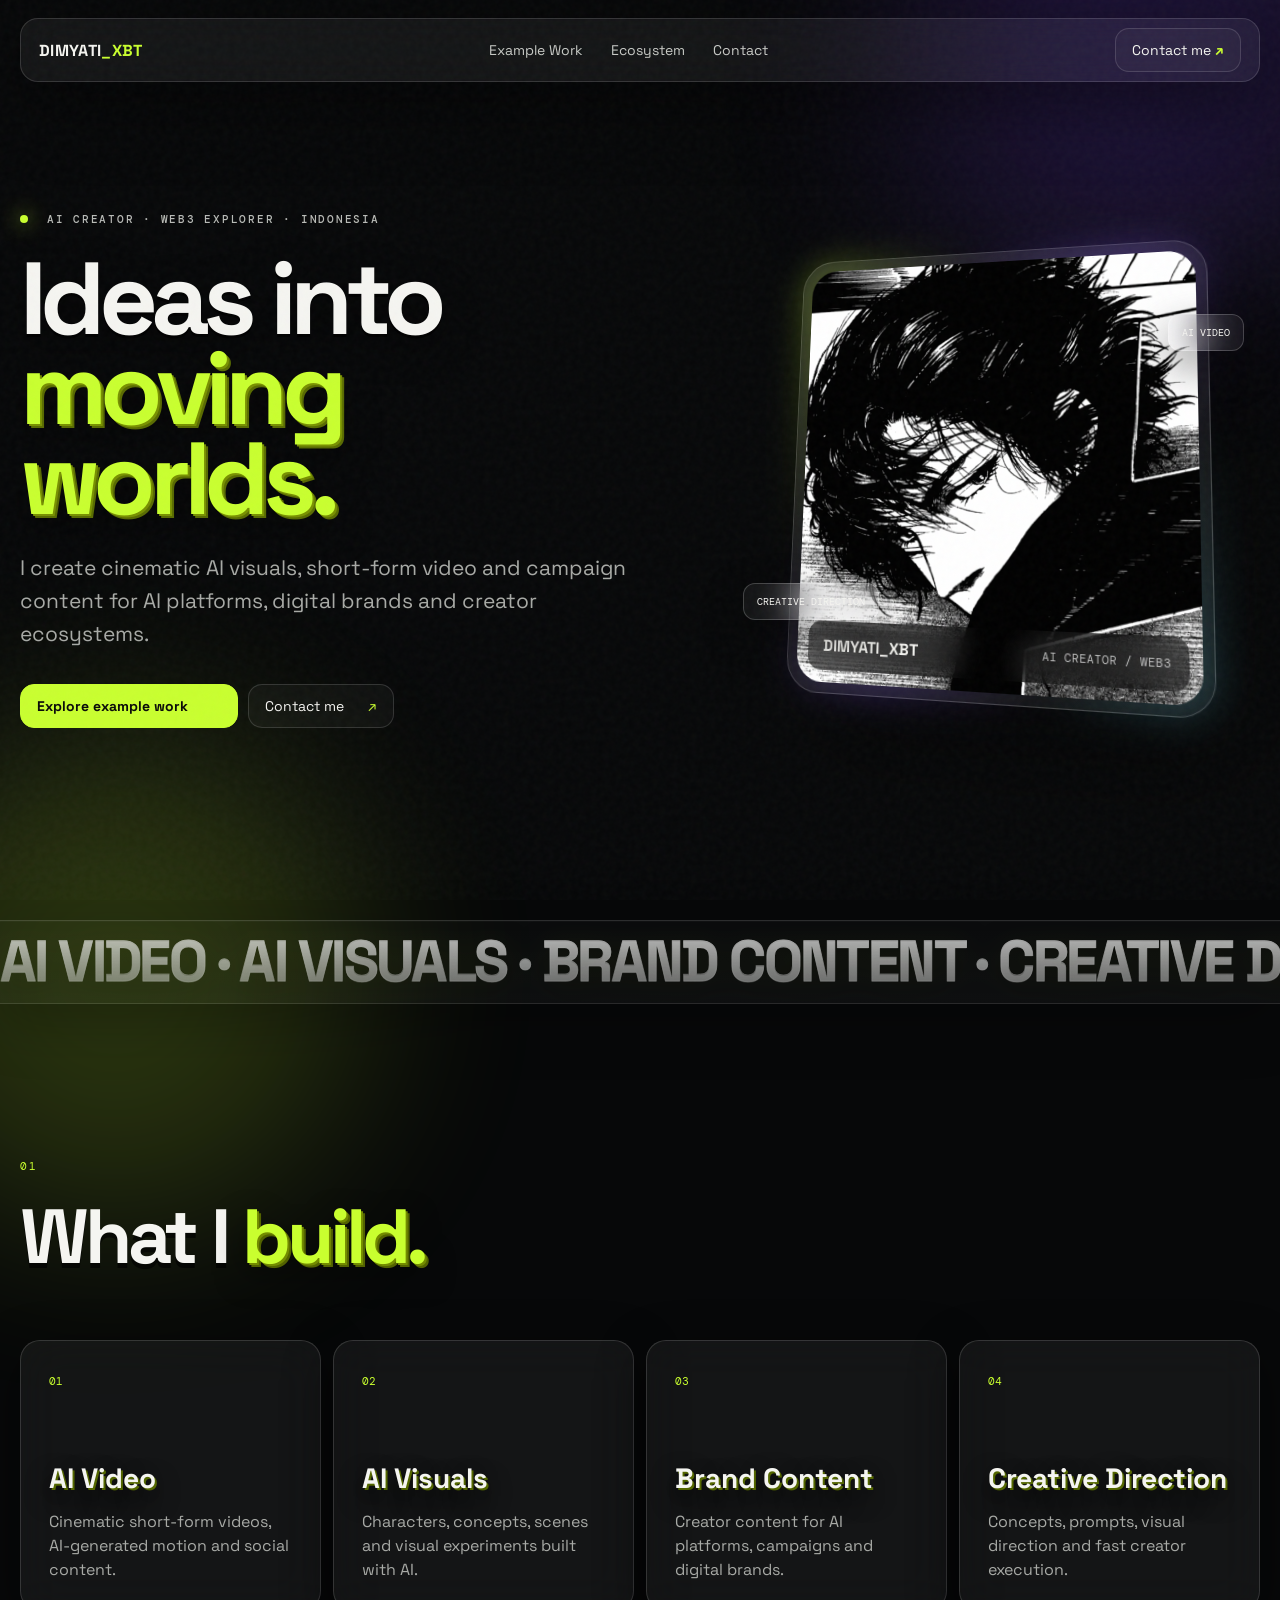
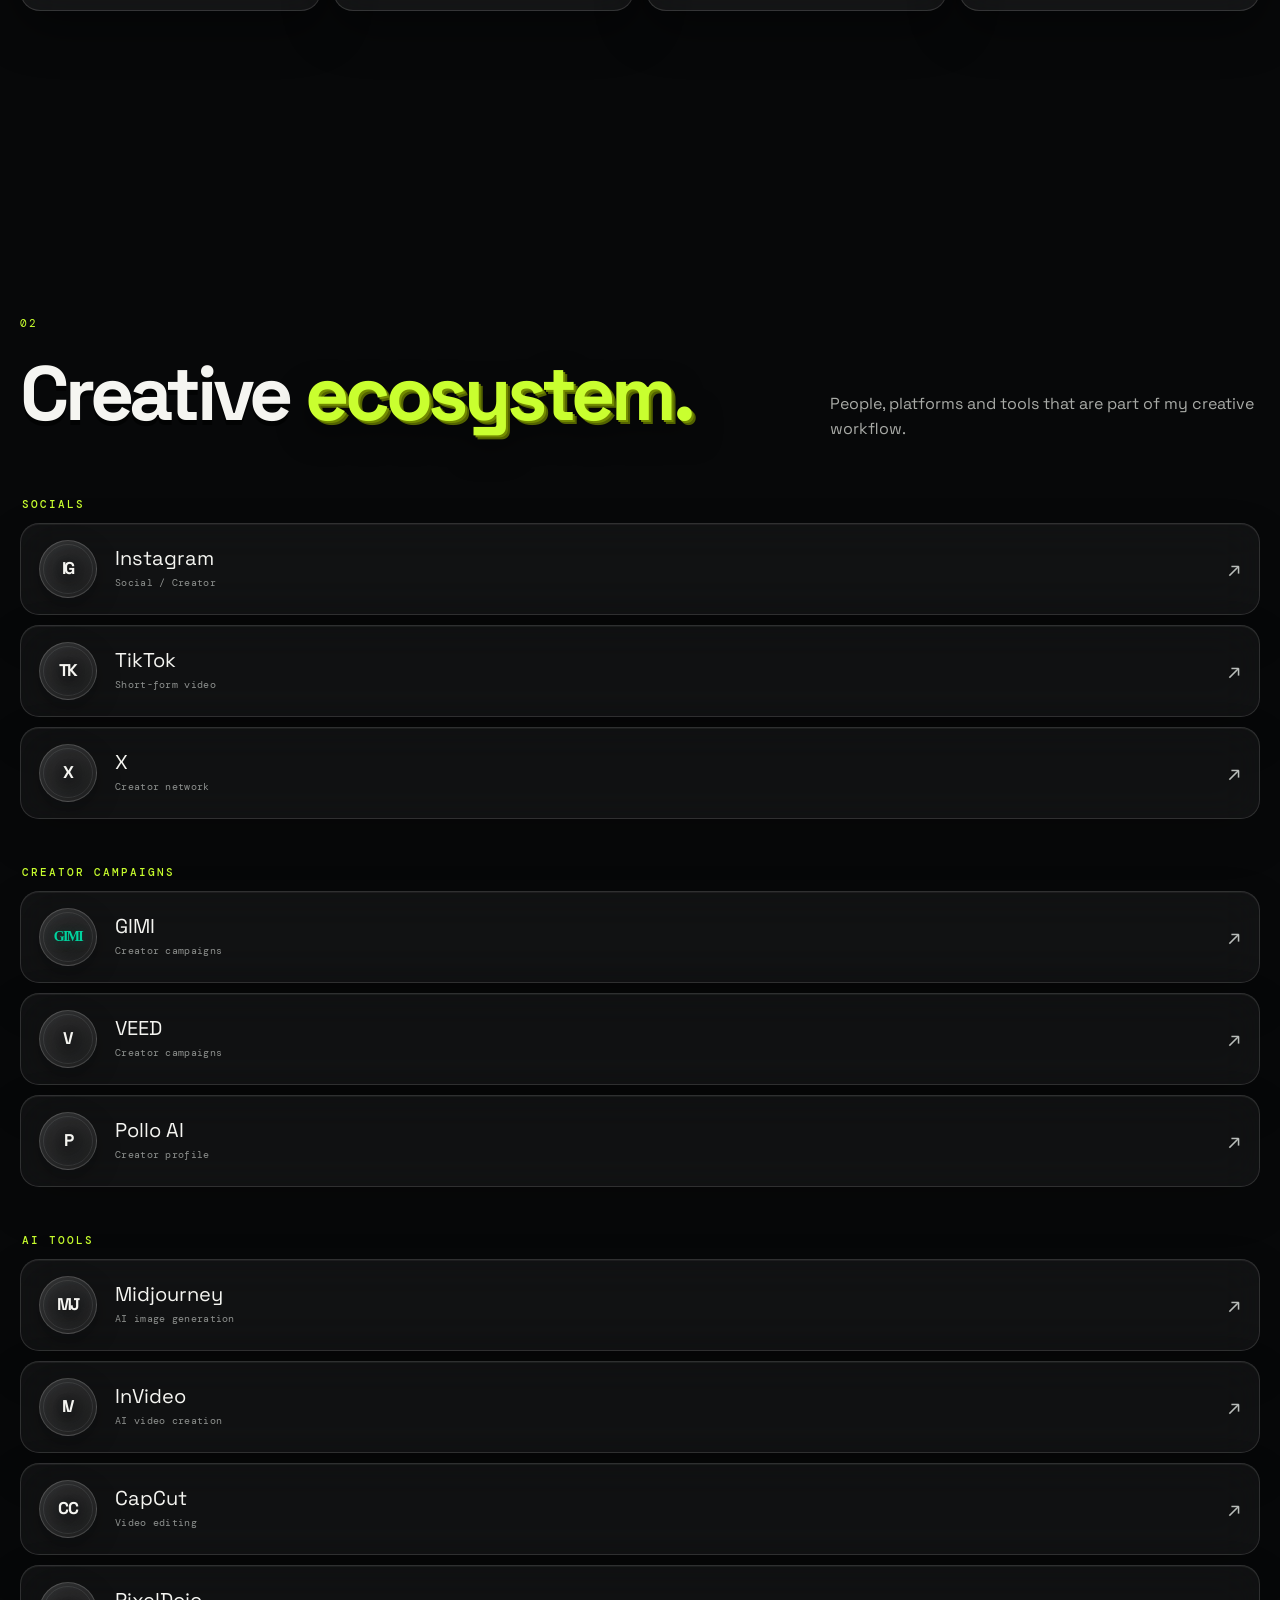
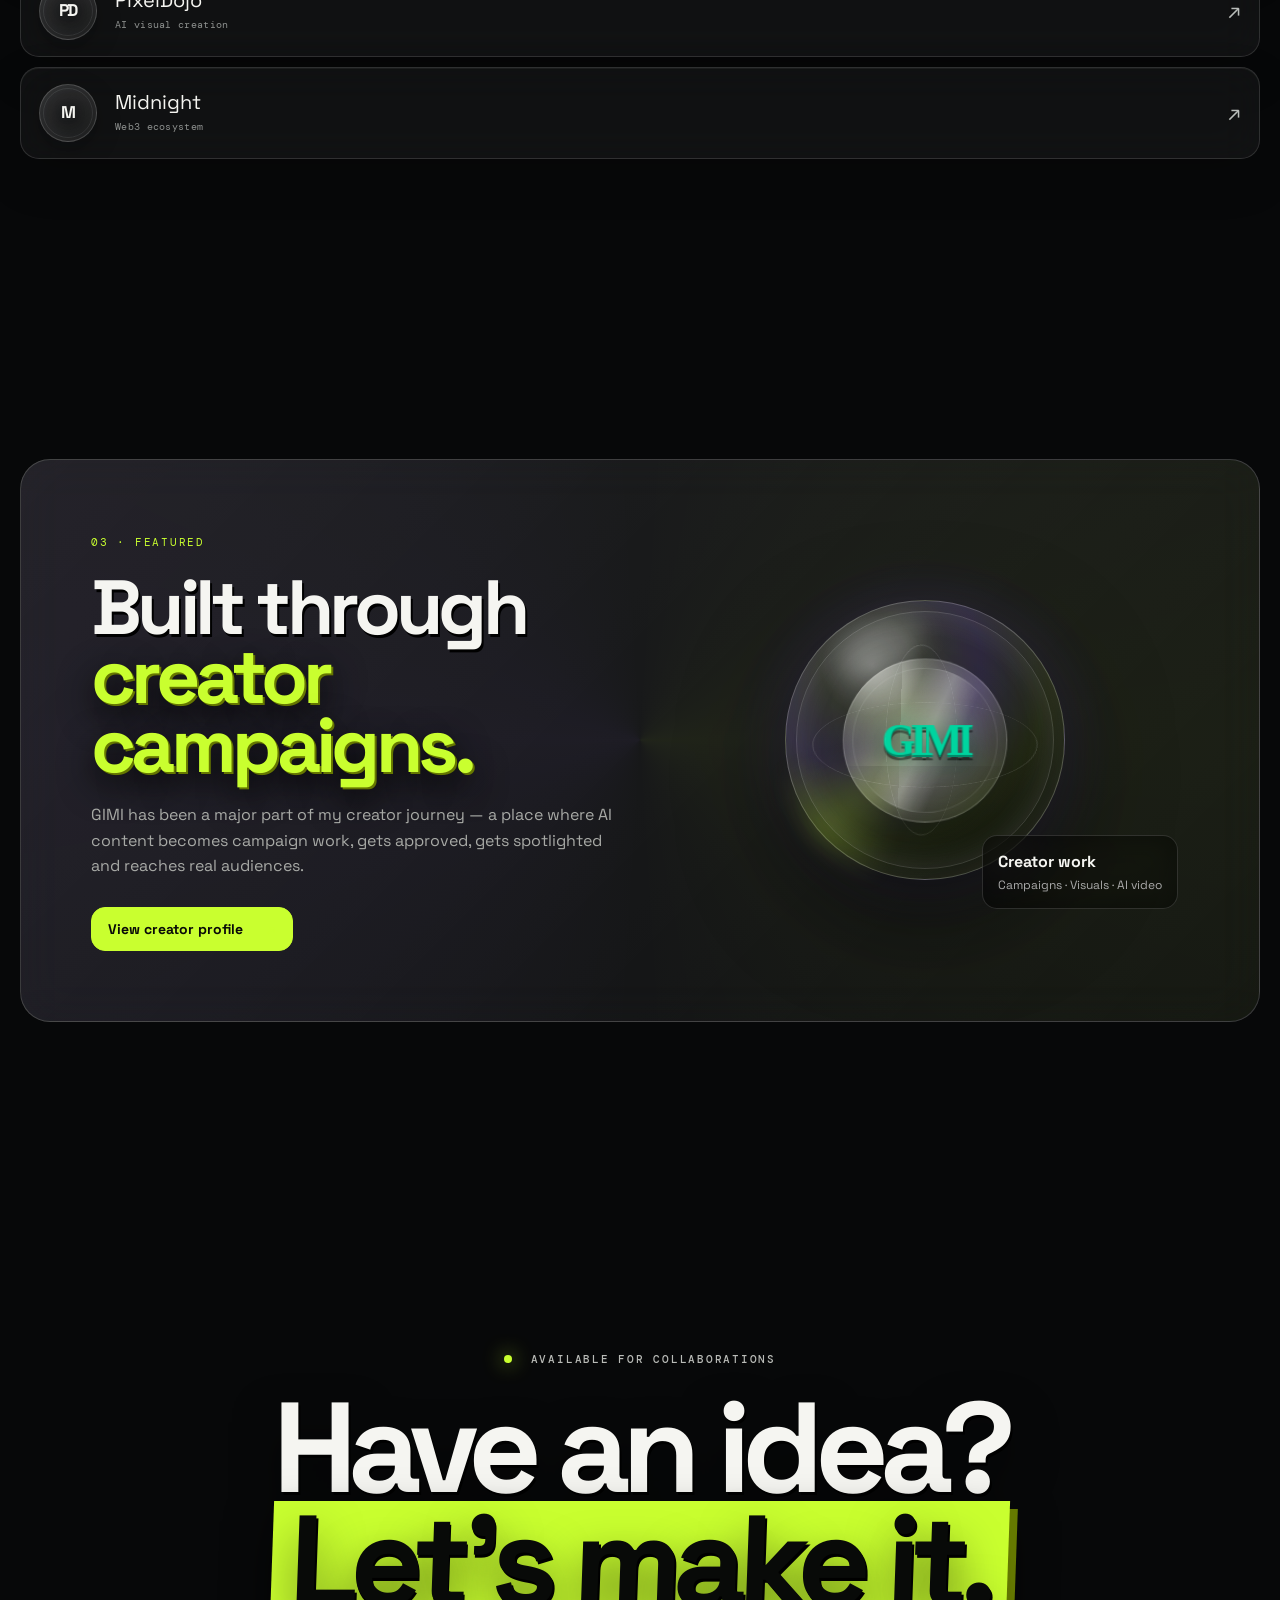
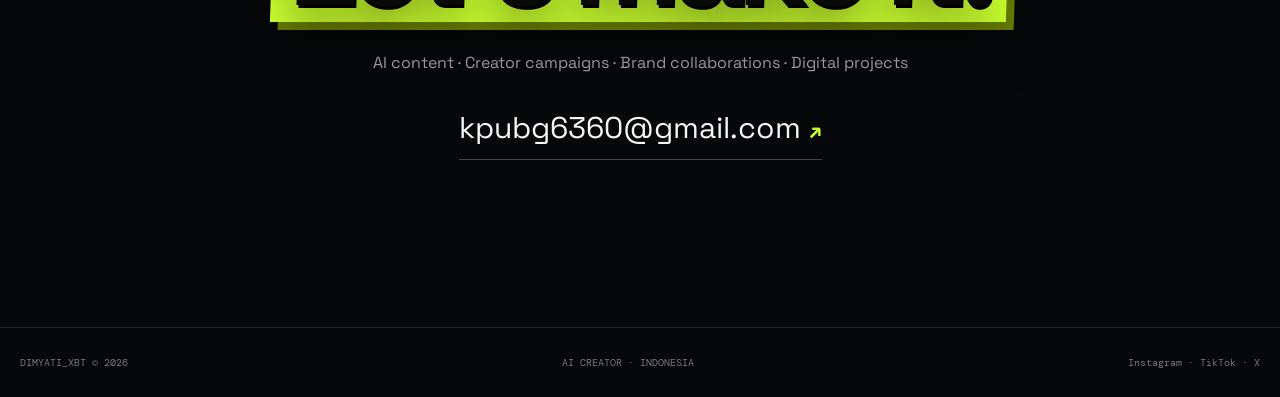
<file: index.html>
<!doctype html>
<html lang="en">
<head>
<meta charset="utf-8">
<meta name="viewport" content="width=device-width,initial-scale=1,viewport-fit=cover">
<meta name="theme-color" content="#070809">
<meta name="description" content="DIMYATI_XBT — AI creator portfolio, campaign work, visual experiments and creative direction.">
<title>DIMYATI_XBT — AI Creator</title>
<link rel="preconnect" href="https://fonts.googleapis.com">
<link rel="preconnect" href="https://fonts.gstatic.com" crossorigin>
<link href="https://fonts.googleapis.com/css2?family=DM+Mono:wght@400;500&family=Space+Grotesk:wght@400;500;600;700&display=swap" rel="stylesheet">
<link rel="stylesheet" href="style.css">
</head>
<body data-page="home">
<div class="noise"></div><div class="orb orb-a"></div><div class="orb orb-b"></div><div class="scroll-progress"></div>
<header class="nav glass">
  <a class="brand" href="index.html">DIMYATI<span>_XBT</span></a>
  <nav><a href="work.html">Example Work</a><a href="#ecosystem">Ecosystem</a><a href="#contact">Contact</a></nav>
  <a class="nav-cta magnetic" href="mailto:kpubg6360@gmail.com">Contact me <b>↗</b></a>
</header>
<main id="top">
<section class="hero section">
  <div class="hero-copy reveal">
    <div class="eyebrow"><i></i> AI CREATOR · WEB3 EXPLORER · INDONESIA</div>
    <h1 class="hero-title">Ideas into<br><span>moving worlds.</span></h1>
    <p>I create cinematic AI visuals, short-form video and campaign content for AI platforms, digital brands and creator ecosystems.</p>
    <div class="hero-actions"><a class="button primary magnetic" href="work.html">Explore example work <span>↘</span></a><a class="button magnetic" href="mailto:kpubg6360@gmail.com">Contact me <span>↗</span></a></div>
  </div>
  <div class="profile-wrap reveal">
    <div class="profile-card glass-3d tilt3d"><img src="profile.jpeg" alt="Dimyati_XBT profile visual"><div class="profile-meta"><strong>DIMYATI_XBT</strong><small>AI CREATOR / WEB3</small></div></div>
    <div class="floating-chip chip-1">AI VIDEO</div><div class="floating-chip chip-2">CREATIVE DIRECTION</div>
  </div>
</section>
<section class="ticker"><div>AI VIDEO · AI VISUALS · BRAND CONTENT · CREATIVE DIRECTION · AI VIDEO · AI VISUALS · BRAND CONTENT · CREATIVE DIRECTION ·</div></section>
<section class="section capabilities">
  <div class="section-head reveal"><div><span class="index">01</span><h2>What I <span>build.</span></h2></div></div>
  <div class="cap-grid">
    <article class="cap glass reveal"><span>01</span><h3>AI Video</h3><p>Cinematic short-form videos, AI-generated motion and social content.</p></article>
    <article class="cap glass reveal"><span>02</span><h3>AI Visuals</h3><p>Characters, concepts, scenes and visual experiments built with AI.</p></article>
    <article class="cap glass reveal"><span>03</span><h3>Brand Content</h3><p>Creator content for AI platforms, campaigns and digital brands.</p></article>
    <article class="cap glass reveal"><span>04</span><h3>Creative Direction</h3><p>Concepts, prompts, visual direction and fast creator execution.</p></article>
  </div>
</section>
<section id="ecosystem" class="section ecosystem">
  <div class="section-head reveal"><div><span class="index">02</span><h2>Creative <span>ecosystem.</span></h2></div><p>People, platforms and tools that are part of my creative workflow.</p></div>
  <div class="ecosystem-groups">
    <div class="eco-group reveal"><div class="eco-label">SOCIALS</div><div class="logo-stack" id="socialStack"></div></div>
    <div class="eco-group reveal"><div class="eco-label">CREATOR CAMPAIGNS</div><div class="logo-stack" id="campaignStack"></div></div>
    <div class="eco-group reveal"><div class="eco-label">AI TOOLS</div><div class="logo-stack" id="toolsStack"></div></div>
  </div>
</section>
<section class="section gimi-case">
  <div class="case-card glass-3d reveal">
    <div class="case-copy"><span class="index">03 · FEATURED</span><h2>Built through<br><em>creator campaigns.</em></h2><p>GIMI has been a major part of my creator journey — a place where AI content becomes campaign work, gets approved, gets spotlighted and reaches real audiences.</p><a class="button primary magnetic" href="https://app.gimi.co/en/sign-up?code=RI-RFS6XE6YV4DF" target="_blank" rel="noopener">View creator profile <span>↗</span></a></div>
    <div class="case-art"><div class="gimi-orb tilt3d" id="gimiOrb" aria-label="GIMI creator campaign"><div class="gimi-ring ring-a"></div><div class="gimi-ring ring-b"></div><div class="gimi-glow"></div><div class="gimi-logo-plane" aria-label="GIMI"><span class="gimi-wordmark" aria-hidden="true">GIMI</span></div><div class="gimi-reflection"></div></div><div class="mini-stat"><b>Creator work</b><span>Campaigns · Visuals · AI video</span></div></div>
  </div>
</section>
<section id="contact" class="section contact reveal"><div class="eyebrow"><i></i> AVAILABLE FOR COLLABORATIONS</div><h2>Have an idea?<br><span>Let’s make it.</span></h2><p>AI content · Creator campaigns · Brand collaborations · Digital projects</p><a class="email-link magnetic" href="mailto:kpubg6360@gmail.com">kpubg6360@gmail.com <b>↗</b></a></section>
</main>
<footer><div>DIMYATI_XBT © 2026</div><div>AI CREATOR · INDONESIA</div><div><a href="https://www.instagram.com/dimyati_xbt/" target="_blank" rel="noopener">Instagram</a> · <a href="https://www.tiktok.com/@gokuret777" target="_blank" rel="noopener">TikTok</a> · <a href="https://x.com/PredatorCuan" target="_blank" rel="noopener">X</a></div></footer>
<script src="script.js"></script>
</body></html>
</file>
<file: style.css>
:root{--bg:#070809;--panel:rgba(255,255,255,.055);--line:rgba(255,255,255,.14);--text:#f5f5f1;--muted:#a8aaa6;--violet:#8a5cff;--lime:#c9ff2f;--cyan:#70e7ff;--max:1240px}
*{box-sizing:border-box}html{scroll-behavior:auto;overflow-anchor:none}body{margin:0;background:var(--bg);color:var(--text);font-family:'Space Grotesk',sans-serif;overflow-x:hidden;overflow-anchor:none}a{color:inherit;text-decoration:none}button{font:inherit}.noise{position:fixed;inset:0;pointer-events:none;opacity:.035;z-index:80;background-image:url("data:image/svg+xml,%3Csvg viewBox='0 0 180 180' xmlns='http://www.w3.org/2000/svg'%3E%3Cfilter id='n'%3E%3CfeTurbulence type='fractalNoise' baseFrequency='.8' numOctaves='3' stitchTiles='stitch'/%3E%3C/filter%3E%3Crect width='100%25' height='100%25' filter='url(%23n)'/%3E%3C/svg%3E")}.orb{position:fixed;width:38vw;height:38vw;border-radius:50%;filter:blur(100px);opacity:.18;pointer-events:none;z-index:-1}.orb-a{background:#7d42ff;top:-15vw;right:-8vw;animation:orbFloat 13s ease-in-out infinite}.orb-b{background:#c9ff2f;bottom:-25vw;left:-10vw;animation:orbFloat 17s ease-in-out infinite reverse}.glass{background:var(--panel);border:1px solid var(--line);backdrop-filter:blur(22px);-webkit-backdrop-filter:blur(22px)}.glass-3d{background:linear-gradient(135deg,rgba(255,255,255,.10),rgba(255,255,255,.035));border:1px solid rgba(255,255,255,.18);backdrop-filter:blur(24px);-webkit-backdrop-filter:blur(24px)}.scroll-progress{position:fixed;left:0;top:0;width:0;height:2px;background:linear-gradient(90deg,var(--lime),var(--cyan),var(--violet));z-index:100;box-shadow:0 0 18px #c9ff2f80}.nav{position:fixed;top:18px;left:50%;transform:translateX(-50%);width:min(calc(100% - 32px),var(--max));height:64px;border-radius:18px;display:flex;align-items:center;justify-content:space-between;padding:0 18px;z-index:70;box-shadow:0 20px 70px #0008}.brand{font-weight:700;letter-spacing:.02em}.brand span{color:var(--lime)}nav{display:flex;gap:28px;color:#c8cac6;font-size:14px}nav a{transition:.25s}nav a:hover{color:var(--lime);transform:translateY(-1px)}.nav-cta,.button{border:1px solid var(--line);border-radius:14px;padding:12px 16px;font-size:14px;background:rgba(255,255,255,.035);transition:transform .3s,border-color .3s,background .3s,box-shadow .3s}.nav-cta:hover,.button:hover{border-color:#c9ff2f66;box-shadow:0 12px 40px #c9ff2f12}.nav-cta b,.button span,.email-link b{color:var(--lime)}.section{width:min(calc(100% - 40px),var(--max));margin:auto;padding:150px 0}.hero{min-height:100vh;display:grid;grid-template-columns:1.08fr .92fr;align-items:center;gap:70px;padding-top:170px;position:relative}.hero-copy{position:relative;z-index:5}.eyebrow{font:500 11px/1.3 'DM Mono',monospace;letter-spacing:.16em;color:#b9bbb7}.eyebrow i{display:inline-block;width:8px;height:8px;background:var(--lime);border-radius:50%;margin-right:10px;box-shadow:0 0 20px var(--lime);animation:pulse 2s ease-in-out infinite}h1,h2,h3,p{margin:0}h1{font-size:clamp(54px,8vw,112px);line-height:.88;letter-spacing:-.065em;margin:28px 0}h1 span,h2 span{color:var(--lime)}.hero-title{position:relative;text-shadow:0 3px 0 #000,0 12px 35px #0009;transform-style:preserve-3d}.hero-title span{display:inline-block;text-shadow:2px 2px 0 #789000,4px 4px 0 #596b00,0 14px 35px #000a;animation:titleFloat 5s ease-in-out infinite}.hero-title:after{content:"";position:absolute;inset:0;pointer-events:none;background:linear-gradient(110deg,transparent 20%,#fff4 45%,transparent 55%);mix-blend-mode:screen;transform:translateX(-110%);animation:sheen 6s ease-in-out infinite}.hero-copy>p{max-width:610px;color:var(--muted);font-size:clamp(17px,2vw,21px);line-height:1.55}.hero-actions{display:flex;gap:10px;margin-top:34px}.button{display:inline-flex;gap:24px;align-items:center;justify-content:space-between}.button.primary{background:var(--lime);color:#090a08;border-color:var(--lime);font-weight:700}.profile-wrap{position:relative;min-height:600px;display:grid;place-items:center;perspective:1200px}.profile-card{width:min(420px,80%);aspect-ratio:1/1.08;border-radius:34px;padding:10px;transform:perspective(1000px) rotateY(-9deg) rotateX(5deg);box-shadow:30px 40px 100px #0008;transition:transform .5s;transform-style:preserve-3d;position:relative}.profile-card:before{content:"";position:absolute;inset:-1px;border-radius:35px;background:linear-gradient(120deg,#c9ff2f55,transparent 28%,#8a5cff44,transparent 75%,#70e7ff44);filter:blur(18px);z-index:-1;animation:borderGlow 7s linear infinite}.profile-card img{width:100%;height:100%;object-fit:cover;border-radius:27px;filter:contrast(1.05);display:block}.profile-meta{position:absolute;bottom:22px;left:22px;right:22px;padding:14px 16px;border-radius:14px;background:rgba(0,0,0,.5);backdrop-filter:blur(14px);display:flex;justify-content:space-between;align-items:center}.profile-meta small{font:11px 'DM Mono',monospace;color:#bbb}.floating-chip{position:absolute;padding:11px 13px;border:1px solid #fff3;border-radius:12px;background:#ffffff0d;backdrop-filter:blur(20px);font:10px 'DM Mono',monospace;box-shadow:0 15px 40px #0006;animation:float 5s ease-in-out infinite;transform-style:preserve-3d}.chip-1{right:3%;top:24%}.chip-2{left:4%;bottom:25%;animation-delay:-2s}.ticker{overflow:hidden;border-top:1px solid rgba(255,255,255,.12);border-bottom:1px solid rgba(255,255,255,.12);white-space:nowrap;padding:19px 0;background:linear-gradient(180deg,rgba(255,255,255,.018),rgba(255,255,255,.035));box-shadow:inset 0 1px 0 rgba(255,255,255,.025),0 18px 55px rgba(0,0,0,.25)}.ticker div{display:inline-block;font:800 clamp(28px,4.5vw,58px)/1 'Space Grotesk',sans-serif;letter-spacing:-.055em;color:transparent;background:linear-gradient(180deg,rgba(255,255,255,.62),rgba(255,255,255,.12));-webkit-background-clip:text;background-clip:text;-webkit-text-stroke:1px rgba(255,255,255,.12);text-shadow:0 2px 0 rgba(255,255,255,.08),0 5px 0 rgba(80,80,80,.35),0 12px 25px rgba(0,0,0,.55);filter:drop-shadow(0 0 12px rgba(255,255,255,.06));animation:ticker 24s linear infinite}.section-head{display:flex;justify-content:space-between;align-items:end;gap:30px;margin-bottom:55px}.section-head h2{font-size:clamp(42px,6vw,80px);letter-spacing:-.055em;margin-top:12px;text-shadow:0 5px 0 #0009}.section-head h2 span{display:inline-block;text-shadow:2px 2px 0 #738b00,4px 4px 0 #536300,0 12px 30px #0009;transform:translateZ(0)}.section-head p{max-width:430px;color:var(--muted);line-height:1.55}.index{font:11px 'DM Mono',monospace;color:var(--lime);letter-spacing:.16em}.vertical-stage{height:calc(190vh + 700px);position:relative}.v-card{position:sticky;top:14vh;width:min(390px,68vw);aspect-ratio:9/16;margin:auto;border-radius:30px;padding:8px;background:#ffffff0a;border:1px solid #fff3;backdrop-filter:blur(24px);box-shadow:0 35px 100px #0009;overflow:hidden;transform-style:preserve-3d;transition:transform .35s cubic-bezier(.2,.8,.2,1),filter .35s,opacity .35s}.v-card:before{content:"";position:absolute;inset:-2px;border-radius:32px;background:conic-gradient(from 90deg,#c9ff2f00,#c9ff2f55,#8a5cff55,#70e7ff44,#c9ff2f00);filter:blur(12px);z-index:-1;animation:spinBorder 9s linear infinite}.v-card:after{content:"";position:absolute;inset:8px;border-radius:23px;background:linear-gradient(145deg,#fff2,transparent 28%,transparent 68%,#c9ff2f0d);pointer-events:none;z-index:1}.v-card video{width:100%;height:100%;object-fit:cover;border-radius:23px;display:block;background:#111;transform:translateZ(20px)}.v-card.is-active{box-shadow:0 45px 130px #000b,0 0 50px #8a5cff18}.v-info{position:absolute;left:24px;right:24px;bottom:24px;z-index:3;padding:15px 16px;border-radius:15px;background:#06070888;border:1px solid #fff2;backdrop-filter:blur(15px);transform:translateZ(42px)}.v-info small{font:10px 'DM Mono',monospace;color:var(--lime)}.v-info h3{font-size:20px;margin-top:5px}.sound{position:absolute;right:20px;top:20px;z-index:5;border:1px solid #fff4;background:#0008;color:white;width:42px;height:42px;border-radius:50%;backdrop-filter:blur(15px);cursor:pointer;transition:.25s}.sound:hover{transform:scale(1.08);border-color:#c9ff2f88}.sound.active{color:#080a08;background:var(--lime);border-color:var(--lime)}.breather{min-height:85vh;display:grid;place-items:center;text-align:center;padding:80px 20px;position:relative;overflow:hidden}.breather-line{width:1px;height:190px;background:linear-gradient(transparent,var(--lime),transparent);margin:auto;box-shadow:0 0 30px #c9ff2f55}.breather p{font-size:clamp(26px,4vw,54px);line-height:1.1;letter-spacing:-.04em;color:#aaa;position:relative;z-index:2}.breather strong{color:white;text-shadow:2px 2px 0 #789000,0 10px 30px #000}.breather-orb{position:absolute;width:360px;height:360px;border-radius:50%;background:radial-gradient(circle,#8a5cff28,transparent 65%);filter:blur(12px);animation:orbFloat 8s ease-in-out infinite}.carousel-wrap{position:relative}.carousel{display:flex;overflow-x:auto;scroll-snap-type:x mandatory;scroll-behavior:smooth;gap:28px;padding:20px 5vw 50px;cursor:grab;scrollbar-width:none;overscroll-behavior-x:contain;touch-action:pan-x}.carousel::-webkit-scrollbar{display:none}.h-card{flex:0 0 min(900px,84vw);scroll-snap-align:center;border-radius:26px;padding:8px;background:#ffffff0a;border:1px solid var(--line);box-shadow:0 30px 90px #0008;position:relative;overflow:hidden;transform-style:preserve-3d;transition:transform .35s,box-shadow .35s}.h-card:hover{transform:perspective(1200px) rotateX(2deg) translateY(-4px);box-shadow:0 45px 110px #000b}.h-card:before{content:"";position:absolute;inset:0;background:linear-gradient(125deg,#fff2,transparent 35%,#c9ff2f0a);z-index:1;pointer-events:none}.h-card video{display:block;width:100%;aspect-ratio:16/9;object-fit:cover;border-radius:19px;background:#111}.h-info{display:flex;justify-content:space-between;align-items:center;padding:18px 10px 8px;gap:15px}.h-info h3{font-size:22px}.h-info small{font:10px 'DM Mono',monospace;color:#aaa}.h-sound{border:1px solid #fff3;background:#0009;color:#fff;width:38px;height:38px;border-radius:50%;cursor:pointer}.h-sound.active{background:var(--lime);color:#080a08;border-color:var(--lime)}.carousel-btn{position:absolute;top:45%;z-index:4;width:46px;height:46px;border-radius:50%;border:1px solid var(--line);background:#050607b8;color:white;backdrop-filter:blur(15px);cursor:pointer;transition:.25s}.carousel-btn:hover{background:var(--lime);color:#080a08;transform:scale(1.06)}.prev{left:0}.next{right:0}.drag-hint{text-align:center;color:#666;font:10px 'DM Mono',monospace;letter-spacing:.14em}.cap-grid{display:grid;grid-template-columns:repeat(4,1fr);gap:12px}.cap{padding:28px;min-height:250px;border-radius:20px;transform-style:preserve-3d;transition:.35s;box-shadow:0 14px 50px #0007}.cap:hover{transform:perspective(900px) rotateX(3deg) rotateY(-2deg) translateY(-5px);border-color:#c9ff2f40}.cap span{font:11px 'DM Mono',monospace;color:var(--lime)}.cap h3{font-size:28px;margin:70px 0 14px;text-shadow:2px 2px 0 #546700,0 10px 25px #000}.cap p{color:var(--muted);line-height:1.5}.logo-stack{display:grid;gap:10px}.logo-item{min-height:92px;border-radius:19px;padding:15px 18px;display:flex;align-items:center;justify-content:space-between;transition:transform .3s,border-color .3s,background .3s,box-shadow .3s;transform-style:preserve-3d;position:relative;overflow:hidden;background:rgba(145,145,145,.075);border:1px solid rgba(190,190,190,.18);box-shadow:inset 0 1px 0 rgba(255,255,255,.05),0 18px 45px rgba(0,0,0,.18)}.logo-item:before{content:'';position:absolute;inset:0;background:linear-gradient(110deg,transparent 18%,rgba(255,255,255,.07) 45%,transparent 63%);transform:translateX(-120%);transition:transform .8s}.logo-item:hover:before{transform:translateX(120%)}.logo-item:hover{transform:perspective(900px) rotateX(2deg) translateY(-3px);background:rgba(165,165,165,.105);border-color:rgba(210,210,210,.28);box-shadow:inset 0 1px 0 rgba(255,255,255,.07),0 24px 55px rgba(0,0,0,.25)}.logo-left{display:flex;align-items:center;gap:18px;position:relative;z-index:1;min-width:0}.logo-box{width:58px;height:58px;flex:0 0 58px;border-radius:50%;display:grid;place-items:center;background:radial-gradient(circle at 32% 25%,rgba(255,255,255,.18),rgba(255,255,255,.07) 40%,rgba(0,0,0,.25) 100%);border:1px solid rgba(255,255,255,.20);overflow:hidden;box-shadow:inset 0 0 22px rgba(255,255,255,.08),0 8px 22px rgba(0,0,0,.28);transform:translateZ(16px);position:relative}.logo-box:after{content:'';position:absolute;inset:3px;border-radius:50%;border:1px solid rgba(255,255,255,.08);pointer-events:none}.logo-box img{width:65%;height:65%;object-fit:contain;display:block;position:relative;z-index:2}.brand-glyph{font-weight:800;font-size:17px;line-height:1;letter-spacing:-.08em;position:relative;z-index:2;text-shadow:0 2px 10px rgba(0,0,0,.45)}.brand-gimi .brand-glyph{font-family:Georgia,'Times New Roman',serif;font-size:14px;letter-spacing:-.12em;color:#00d49f;text-shadow:0 2px 12px rgba(0,212,159,.25)}.logo-copy{min-width:0}.logo-name{display:block;font-size:20px;line-height:1.15}.logo-role{display:block;font:10px/1.35 'DM Mono',monospace;color:#8e918f;margin-top:6px;letter-spacing:.03em;white-space:nowrap}.logo-arrow{color:#b9bdba;font-size:21px;position:relative;z-index:1;transition:color .25s,transform .25s}.logo-item:hover .logo-arrow{color:#d7dad6;transform:translateX(2px)}.case-card{border-radius:30px;padding:70px;display:grid;grid-template-columns:1fr 1fr;gap:40px;overflow:hidden;position:relative}.case-card:after{content:"";position:absolute;inset:-50%;background:conic-gradient(from 0deg,transparent,#c9ff2f0d,transparent,#8a5cff0d,transparent);animation:spin 18s linear infinite;pointer-events:none}.case-copy,.case-art{position:relative;z-index:2}.case-copy h2{font-size:clamp(46px,6vw,80px);line-height:.9;letter-spacing:-.06em;margin:22px 0;text-shadow:2px 3px 0 #000}.case-copy h2 em{color:var(--lime);font-style:normal;text-shadow:2px 2px 0 #657600,0 12px 35px #000}.case-copy p{max-width:540px;color:var(--muted);line-height:1.6;margin-bottom:28px}.case-art{display:grid;place-items:center;min-height:360px}.orb-card{width:260px;height:260px;border-radius:50%;display:grid;place-items:center;background:radial-gradient(circle at 35% 25%,#fff6,#8a5cff40 35%,#c9ff2f14 70%,transparent);border:1px solid #fff4;box-shadow:inset 0 0 50px #fff1,0 30px 100px #8a5cff26;animation:float 7s ease-in-out infinite}.orb-card img{width:145px;filter:drop-shadow(0 10px 25px #0008)}.mini-stat{position:absolute;bottom:10%;right:2%;padding:15px;border-radius:15px;background:#0008;border:1px solid var(--line);backdrop-filter:blur(15px);display:flex;flex-direction:column}.mini-stat span{font-size:12px;color:#aaa;margin-top:5px}.contact{text-align:center;padding-top:180px;padding-bottom:180px}.contact h2{font-size:clamp(60px,10vw,130px);line-height:.82;letter-spacing:-.07em;margin:30px 0;text-shadow:2px 3px 0 #000,0 20px 45px #0008}.contact h2 span{display:inline-block;background:var(--lime);color:#080a08;padding:8px 18px;box-shadow:8px 8px 0 #657900,0 20px 45px #0008;transform:skewX(-2deg)}.contact p{color:#aaa;margin-bottom:35px}.email-link{font-size:clamp(18px,3vw,30px);border-bottom:1px solid #444;padding-bottom:12px}.email-link b{font-size:.7em}footer{border-top:1px solid var(--line);padding:28px 20px;display:flex;justify-content:space-between;gap:20px;color:#777;font:10px 'DM Mono',monospace}footer a:hover{color:white}
.reveal{opacity:0;transform:translateY(30px);transition:opacity .8s cubic-bezier(.2,.7,.2,1),transform .8s cubic-bezier(.2,.7,.2,1)}.reveal.visible{opacity:1;transform:none}
@keyframes float{0%,100%{transform:translateY(0) rotate(.3deg)}50%{transform:translateY(-12px) rotate(-.4deg)}}@keyframes ticker{to{transform:translateX(-50%)}}@keyframes pulse{50%{transform:scale(1.35);box-shadow:0 0 28px var(--lime)}}@keyframes titleFloat{50%{transform:translateY(-3px)}}@keyframes sheen{0%,55%{transform:translateX(-110%)}70%,100%{transform:translateX(110%)}}@keyframes spin{to{transform:rotate(360deg)}}@keyframes spinBorder{to{transform:rotate(360deg)}}@keyframes borderGlow{50%{filter:blur(22px) hue-rotate(35deg)}}@keyframes orbFloat{50%{transform:translate3d(3vw,-2vw,0) scale(1.06)}}@keyframes orbRing{to{transform:rotateZ(360deg) rotateX(68deg)}}@keyframes pulseGlow{50%{transform:scale(1.18);opacity:.8}}@keyframes logoSheen{0%,55%{transform:translateX(-65%) rotate(12deg)}75%,100%{transform:translateX(65%) rotate(12deg)}}
@media(max-width:850px){.nav{height:58px;top:10px}.nav nav{display:none}.nav-cta{padding:9px 11px;font-size:12px}.section{width:min(calc(100% - 28px),var(--max));padding:105px 0}.hero{grid-template-columns:1fr;gap:20px;padding-top:130px}.hero h1{font-size:clamp(54px,16vw,88px)}.hero-copy>p{font-size:16px}.profile-wrap{min-height:430px}.profile-card{width:min(330px,76vw)}.floating-chip{font-size:9px}.chip-1{right:0}.chip-2{left:0}.section-head{display:block;margin-bottom:35px}.section-head p{margin-top:18px}.vertical-stage{height:calc(1450px + 55vh)}.v-card{width:min(330px,82vw);top:13vh}.breather{min-height:70vh}.carousel{padding-left:0;padding-right:0;gap:14px}.h-card{flex-basis:92vw}.carousel-btn{display:none}.cap-grid{grid-template-columns:1fr 1fr}.cap{min-height:210px;padding:20px}.cap h3{margin-top:45px;font-size:23px}.case-card{grid-template-columns:1fr;padding:28px}.case-art{min-height:290px}.contact h2{font-size:clamp(58px,15vw,90px)}footer{flex-direction:column}.noise{opacity:.025}.logo-name{font-size:18px}}
@media(max-width:470px){.hero-actions{flex-direction:column}.hero-actions .button{width:100%}.profile-wrap{min-height:390px}.vertical-stage{height:1450px}.cap-grid{grid-template-columns:1fr}.cap{min-height:190px}.cap h3{margin-top:30px}.logo-item{min-height:82px}.logo-box{width:48px;height:48px}.logo-name{font-size:17px}.case-copy h2{font-size:48px}.orb-card{width:210px;height:210px}.orb-card img{width:120px}.contact{padding-top:130px;padding-bottom:130px}}
@media(prefers-reduced-motion:reduce){*,*:before,*:after{scroll-behavior:auto!important;animation:none!important;transition:none!important}}

.logo-box.logo-missing{background:radial-gradient(circle at 35% 30%,rgba(255,255,255,.12),rgba(255,255,255,.025) 55%,rgba(0,0,0,.18));}
.logo-fallback{display:none!important;}
.logo-box img[alt=""]{display:block;}

/* Two-page split: same visual system, videos moved out of the homepage. */
.ecosystem-groups{display:grid;gap:46px}.eco-group{min-width:0}.eco-label{font:500 11px 'DM Mono',monospace;letter-spacing:.18em;color:var(--lime);margin:0 0 12px 2px}.eco-group .logo-stack{gap:10px}.logo-box{border-radius:50%;background:linear-gradient(145deg,rgba(255,255,255,.11),rgba(255,255,255,.025));box-shadow:inset 0 0 22px rgba(255,255,255,.07),0 8px 24px rgba(0,0,0,.25)}.logo-box img{width:70%;height:70%;border-radius:50%;object-fit:contain}.logo-box.logo-missing:after{content:'';width:14px;height:14px;border-radius:50%;background:linear-gradient(135deg,var(--lime),var(--violet));box-shadow:0 0 18px rgba(201,255,47,.25)}
.gimi-orb{--rx:0deg;--ry:0deg;--lift:0;position:relative;width:280px;height:280px;border-radius:50%;transform:perspective(900px) rotateX(var(--rx)) rotateY(var(--ry)) translateY(var(--lift));transform-style:preserve-3d;background:radial-gradient(circle at 31% 23%,rgba(255,255,255,.34),rgba(255,255,255,.10) 18%,rgba(138,92,255,.18) 38%,rgba(201,255,47,.08) 62%,rgba(0,0,0,.24) 100%);border:1px solid rgba(255,255,255,.24);box-shadow:inset 0 0 45px rgba(255,255,255,.10),inset -25px -35px 60px rgba(0,0,0,.35),0 35px 100px rgba(0,0,0,.55),0 0 65px rgba(138,92,255,.18);overflow:visible;transition:transform .35s ease}.gimi-orb:before{content:'';position:absolute;inset:10px;border-radius:50%;border:1px solid rgba(255,255,255,.16);box-shadow:inset 0 0 35px rgba(255,255,255,.08);animation:orbRing 8s linear infinite}.gimi-orb:after{content:'';position:absolute;inset:-8px;border-radius:50%;background:conic-gradient(from 0deg,transparent 0 55%,rgba(201,255,47,.22),transparent 72% 100%);filter:blur(10px);animation:spin 14s linear infinite;z-index:-1}.gimi-ring{position:absolute;border-radius:50%;border:1px solid rgba(255,255,255,.14);transform-style:preserve-3d}.ring-a{inset:27px;transform:rotateX(68deg) rotateZ(14deg);animation:orbRing 11s linear infinite}.ring-b{inset:44px;transform:rotateY(68deg) rotateZ(-12deg);animation:orbRing 9s linear infinite reverse}.gimi-glow{position:absolute;inset:32%;border-radius:50%;background:radial-gradient(circle,rgba(201,255,47,.25),transparent 68%);filter:blur(18px);animation:pulseGlow 4s ease-in-out infinite}.gimi-logo-plane{position:absolute;left:50%;top:50%;width:154px;height:154px;transform:translate(-50%,-50%) translateZ(58px) rotateX(4deg);display:grid;place-items:center;background:radial-gradient(circle at 32% 24%,rgba(255,255,255,.18),rgba(255,255,255,.055) 42%,rgba(0,0,0,.28) 100%);border:1px solid rgba(255,255,255,.22);border-radius:50%;backdrop-filter:blur(14px);box-shadow:0 25px 60px rgba(0,0,0,.35),inset 0 0 35px rgba(255,255,255,.07);overflow:hidden}.gimi-logo-plane:before{content:'';position:absolute;inset:8px;border-radius:50%;border:1px solid rgba(255,255,255,.10);background:linear-gradient(115deg,transparent 34%,rgba(255,255,255,.25) 50%,transparent 66%);animation:logoSheen 4.5s ease-in-out infinite}.gimi-wordmark{position:relative;z-index:2;font-family:Georgia,'Times New Roman',serif;font-weight:700;font-size:42px;letter-spacing:-.12em;color:#00d49f;transform:translateZ(20px) scaleX(.96);text-shadow:0 2px 0 #008d6b,0 5px 0 rgba(0,0,0,.45),0 12px 24px rgba(0,0,0,.55);filter:drop-shadow(0 0 12px rgba(0,212,159,.18))}.gimi-reflection{position:absolute;left:18%;top:8%;width:33%;height:18%;border-radius:50%;background:rgba(255,255,255,.18);filter:blur(10px);transform:rotate(-28deg)}.case-art .mini-stat{z-index:4}.work-hero{min-height:72vh;display:flex;align-items:end;padding-top:160px;padding-bottom:75px}.work-section{padding-top:85px;padding-bottom:85px}.vertical-carousel{display:flex;overflow-x:auto;scroll-snap-type:x mandatory;gap:18px;padding:10px 0 35px;scrollbar-width:none;overscroll-behavior-x:contain;touch-action:pan-x;cursor:grab}.vertical-carousel::-webkit-scrollbar{display:none}.v-work-card{flex:0 0 min(390px,78vw);scroll-snap-align:center;border-radius:30px;overflow:hidden;background:rgba(255,255,255,.045);border:1px solid var(--line);box-shadow:0 30px 90px #0008;transform-style:preserve-3d}.v-work-card .media-frame{aspect-ratio:9/16}.media-card{position:relative}.media-frame{position:relative;padding:8px;overflow:hidden}.media-frame video{width:100%;height:100%;display:block;object-fit:cover;border-radius:22px;background:#111}.media-shine{position:absolute;inset:8px;border-radius:22px;background:linear-gradient(125deg,rgba(255,255,255,.10),transparent 28%,transparent 70%,rgba(201,255,47,.08));pointer-events:none}.media-play{position:absolute;right:20px;top:20px;width:48px;height:48px;border-radius:50%;border:1px solid rgba(255,255,255,.25);background:rgba(0,0,0,.62);color:#fff;backdrop-filter:blur(14px);cursor:pointer;z-index:3;transition:.25s}.media-play:hover{transform:scale(1.08);border-color:rgba(201,255,47,.7)}.media-play.active{background:var(--lime);color:#070809;border-color:var(--lime)}.media-copy{padding:18px 20px 22px}.media-copy small{font:10px 'DM Mono',monospace;color:var(--lime);letter-spacing:.08em}.media-copy h3{font-size:25px;margin:6px 0 8px}.media-copy p,.h-info p{color:var(--muted);font-size:14px;line-height:1.5}.h-card .media-frame{padding:8px}.h-card .media-frame video{border-radius:19px}.h-card .media-play{top:24px;right:24px}.h-info{align-items:flex-start;padding:18px 10px 14px}.h-info h3{margin-bottom:4px}.h-info p{margin-top:10px;max-width:700px}.work-note{padding-top:45px;padding-bottom:100px}.work-note-card{border-radius:24px;padding:42px}.work-note-card h2{font-size:clamp(40px,6vw,76px);line-height:.92;letter-spacing:-.05em;margin:16px 0}.work-note-card h2 span{color:var(--lime)}.work-note-card p{max-width:650px;color:var(--muted);line-height:1.6}.nav nav .active{color:var(--lime)}
.ticker{padding:12px 0}.ticker div{font-size:clamp(28px,4.5vw,58px);font-weight:700;letter-spacing:-.045em;color:rgba(255,255,255,.16);text-shadow:0 1px 0 rgba(255,255,255,.15),0 12px 35px rgba(0,0,0,.35);-webkit-text-stroke:1px rgba(255,255,255,.10);filter:drop-shadow(0 0 14px rgba(201,255,47,.08));}
@keyframes orbRing{to{transform:rotateX(68deg) rotateZ(374deg)}}@keyframes pulseGlow{50%{transform:scale(1.18);opacity:.72}}@keyframes logoSheen{0%,45%{transform:translateX(-90%) rotate(8deg)}65%,100%{transform:translateX(90%) rotate(8deg)}}
@media(max-width:850px){.ecosystem-groups{gap:32px}.eco-label{margin-bottom:9px}.work-hero{min-height:65vh;padding-top:135px;padding-bottom:55px}.work-section{padding-top:60px;padding-bottom:60px}.vertical-carousel{gap:12px}.v-work-card{flex-basis:82vw}.gimi-orb{width:230px;height:230px}.gimi-logo-plane{width:124px;height:74px}.gimi-logo-plane img{width:80px;height:44px}.work-note{padding-top:20px;padding-bottom:70px}.work-note-card{padding:28px}.ticker div{font-size:clamp(24px,8vw,42px)}}
@media(max-width:470px){.work-hero{min-height:60vh}.v-work-card{flex-basis:84vw}.media-copy h3{font-size:21px}.gimi-orb{width:205px;height:205px}.gimi-logo-plane{width:112px;height:66px}.gimi-logo-plane img{width:72px;height:40px}.case-card{gap:12px}.ticker{padding:10px 0}.ticker div{font-size:29px}}

@media(max-width:850px){.logo-role{font-size:9px}.logo-item{min-height:88px}.logo-box{width:56px;height:56px;flex-basis:56px}.gimi-orb{width:min(280px,78vw);height:min(280px,78vw)}.gimi-logo-plane{width:46%;height:46%}.gimi-wordmark{font-size:clamp(27px,9vw,42px)}}
</file>
